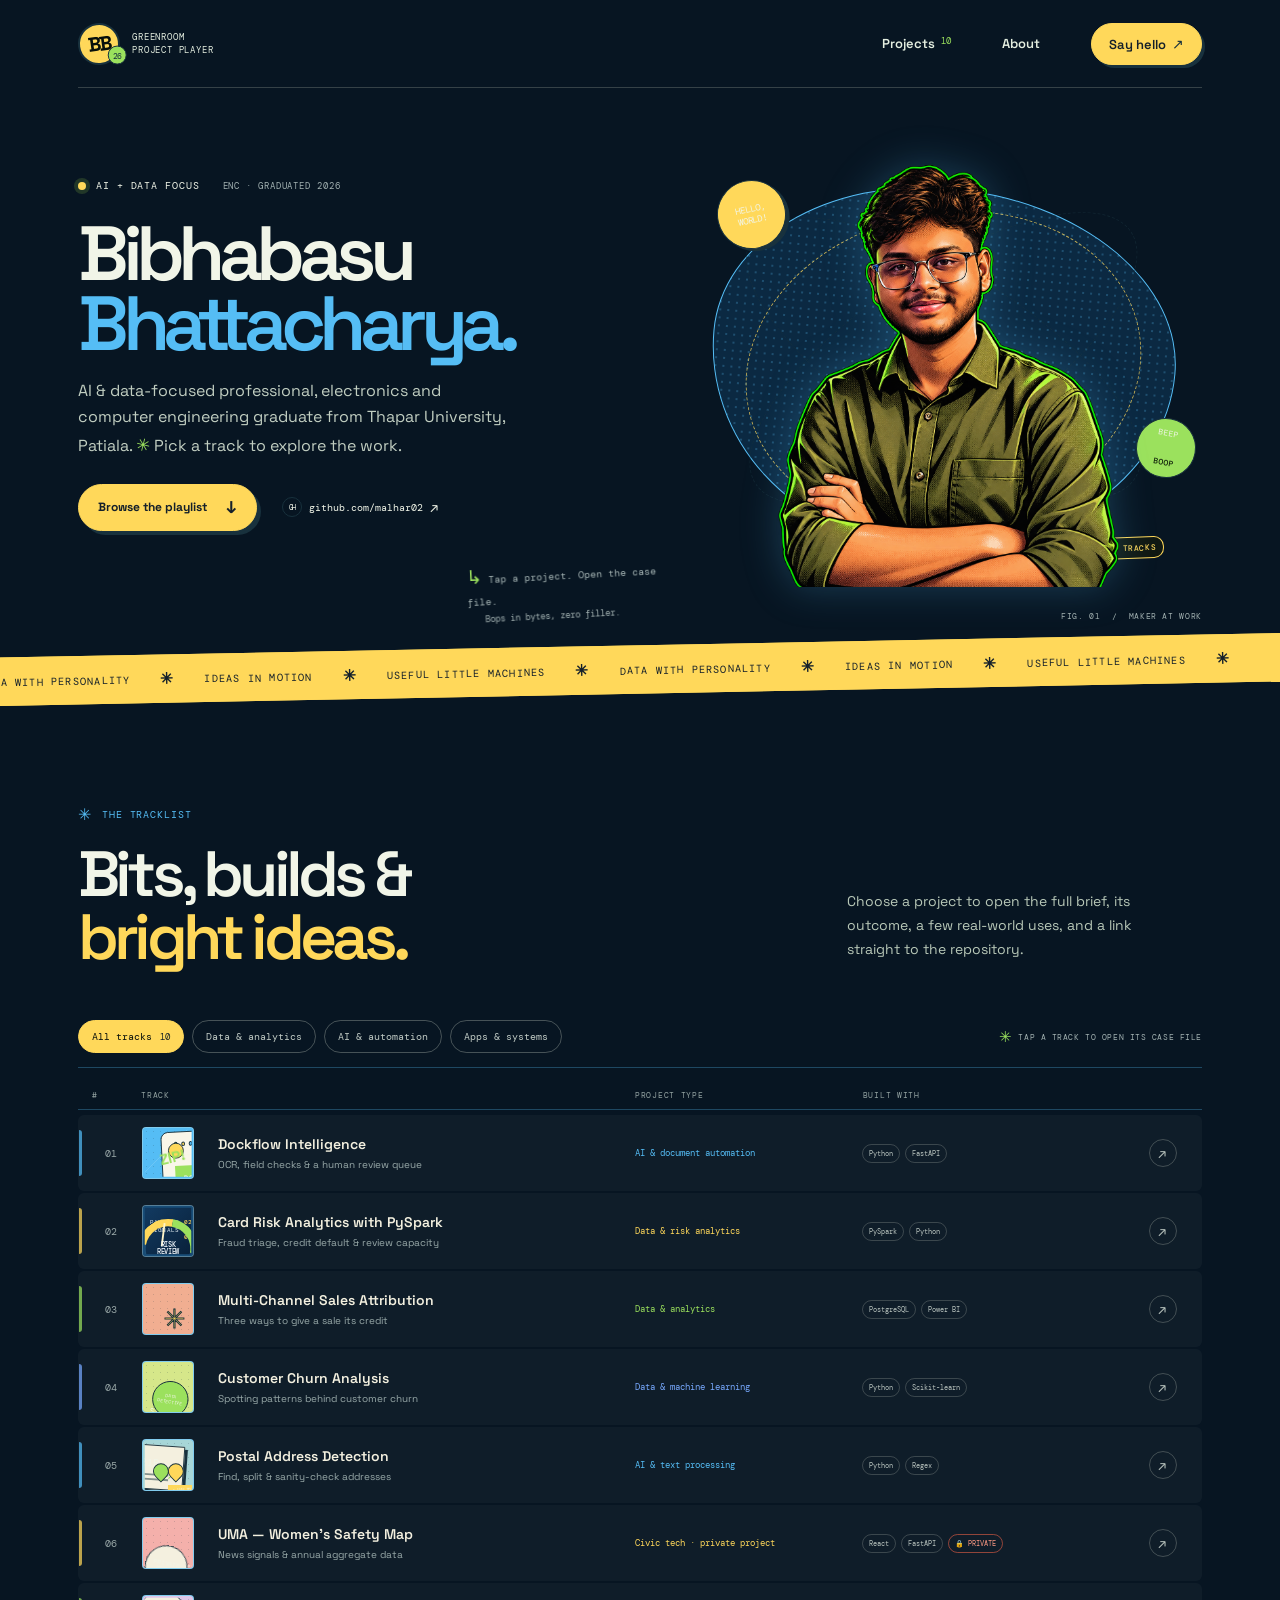
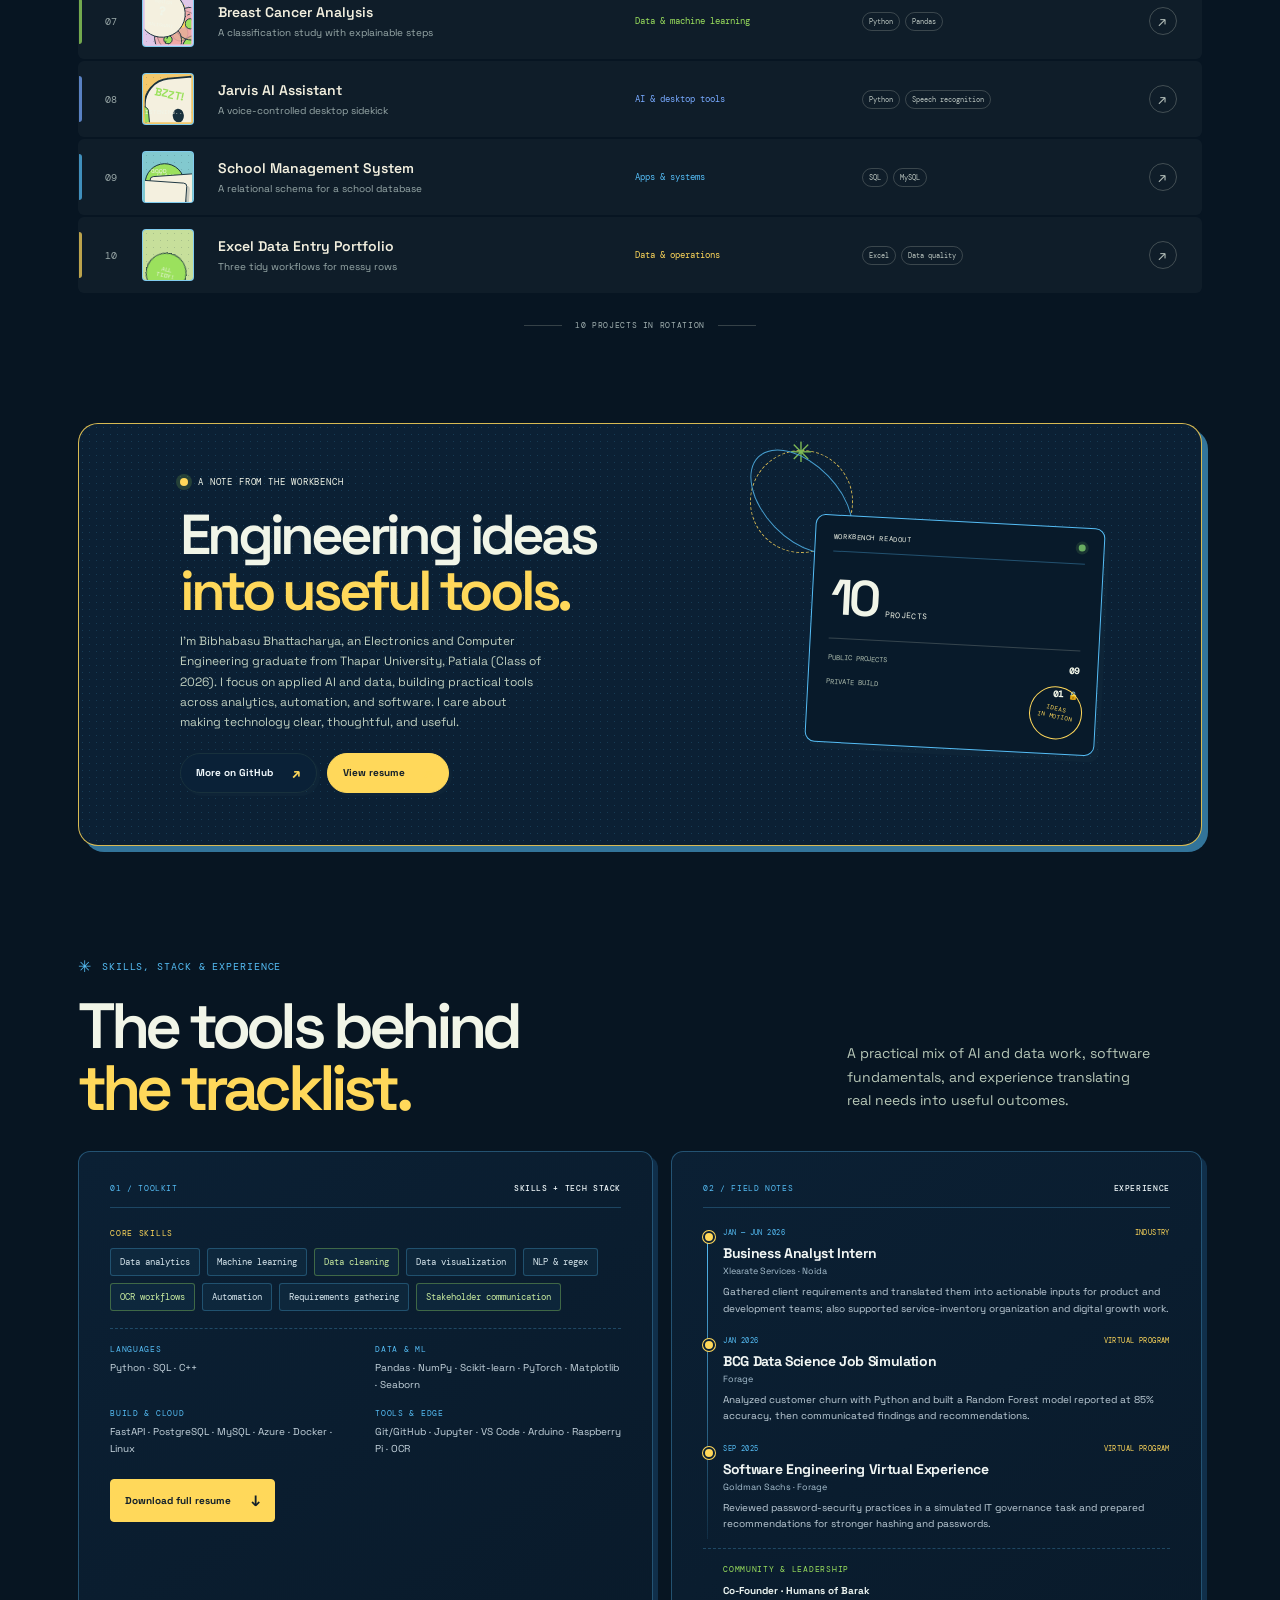
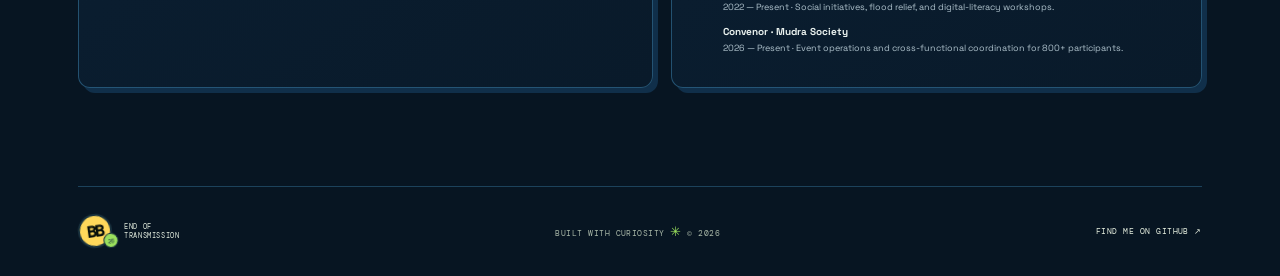
<file: index.html>
<!doctype html>
<html lang="en">
  <head>
    <meta charset="utf-8" />
    <meta name="viewport" content="width=device-width, initial-scale=1" />
    <meta name="theme-color" content="#080b08" />
    <meta name="description" content="Bibhabasu Bhattacharya — AI and data-focused professional, Electronics and Computer Engineering graduate from Thapar University, Patiala, class of 2026." />
    <title>Bibhabasu Bhattacharya — Greenroom / Project Playlist</title>
    <link rel="preconnect" href="https://fonts.googleapis.com" />
    <link rel="preconnect" href="https://fonts.gstatic.com" crossorigin />
    <link href="https://fonts.googleapis.com/css2?family=DM+Mono:wght@400;500&family=Space+Grotesk:wght@400;500;600;700&display=swap" rel="stylesheet" />
    <link rel="stylesheet" href="styles.css?v=portfolio-profile-20261024" />
    <script src="app.js?v=portfolio-profile-20261024" defer></script>
  </head>
  <body>
    <div class="site-shell">
      <header class="topbar">
        <a class="brand" href="#top" aria-label="Bibhabasu Bhattacharya, back to top">
          <span class="brand-mark">BB<span>26</span></span>
          <span class="brand-caption">GREENROOM<br />PROJECT PLAYER</span>
        </a>
        <nav class="main-nav" aria-label="Main navigation">
          <a href="#projects">Projects <span>10</span></a>
          <a href="#about">About</a>
          <a class="nav-contact" href="https://github.com/malhar02" target="_blank" rel="noreferrer">Say hello <span aria-hidden="true">↗</span></a>
        </nav>
      </header>

      <main id="top">
        <section class="hero" aria-labelledby="hero-title">
          <div class="hero-copy">
          <div class="eyebrow"><span class="live-dot"></span> AI + DATA FOCUS <span class="eyebrow-year">ENC · GRADUATED 2026</span></div>
            <h1 id="hero-title">Bibhabasu<br /><em>Bhattacharya.</em></h1>
            <p class="hero-intro">AI &amp; data-focused professional, electronics and computer engineering graduate from Thapar University, Patiala. <span class="wave" aria-hidden="true">✳</span> Pick a track to explore the work.</p>
            <div class="hero-actions">
              <a class="button button-primary" href="#projects">Browse the playlist <span aria-hidden="true">↓</span></a>
              <a class="text-link" href="https://github.com/malhar02" target="_blank" rel="noreferrer"><span class="github-mark" aria-hidden="true">GH</span> github.com/malhar02 <span aria-hidden="true">↗</span></a>
            </div>
            <div class="hero-note"><span class="note-arrow">↳</span> Tap a project. Open the case file.<br /><span class="note-small">Bops in bytes, zero filler.</span></div>
          </div>

          <div class="hero-art">
            <div class="art-sticker sticker-top">HELLO,<br />WORLD!</div>
            <div class="orbit orbit-one"></div><div class="orbit orbit-two"></div>
            <img class="hero-portrait" src="assets/bibhabasu-retro.png" alt="Retro animation-style portrait of Bibhabasu Bhattacharya with glasses and folded arms" />
            <div class="art-sticker sticker-side">BEEP<br /><span>BOOP</span></div>
            <div class="art-caption"><span class="caption-line"></span> PROJECT PLAYLIST <b>10 TRACKS</b></div>
          </div>
          <div class="hero-index" aria-hidden="true">FIG. 01&nbsp; / &nbsp;MAKER AT WORK</div>
        </section>

        <div class="ticker" aria-label="Data, ideas, experiments, and useful machines">
          <div class="ticker-track"><span>DATA WITH PERSONALITY</span><b>✳</b><span>IDEAS IN MOTION</span><b>✳</b><span>USEFUL LITTLE MACHINES</span><b>✳</b><span>DATA WITH PERSONALITY</span><b>✳</b><span>IDEAS IN MOTION</span><b>✳</b><span>USEFUL LITTLE MACHINES</span><b>✳</b></div>
        </div>

        <section class="projects-section" id="projects" aria-labelledby="projects-title">
          <div class="section-heading">
            <div>
              <div class="eyebrow section-eyebrow"><span class="eyebrow-mark">✳</span> THE TRACKLIST</div>
              <h2 id="projects-title">Bits, builds &amp;<br /><em>bright ideas.</em></h2>
            </div>
            <p class="section-intro">Choose a project to open the full brief, its outcome, a few real-world uses, and a link straight to the repository.</p>
          </div>

          <div class="project-controls">
            <div class="filters" role="group" aria-label="Filter projects">
              <button class="filter-chip is-active" type="button" data-filter="all" aria-pressed="true">All tracks <span>10</span></button>
              <button class="filter-chip" type="button" data-filter="data" aria-pressed="false">Data &amp; analytics</button>
              <button class="filter-chip" type="button" data-filter="ai" aria-pressed="false">AI &amp; automation</button>
              <button class="filter-chip" type="button" data-filter="apps" aria-pressed="false">Apps &amp; systems</button>
            </div>
            <div class="shelf-note"><span class="tiny-sun">✳</span> TAP A TRACK TO OPEN ITS CASE FILE</div>
          </div>
          <div class="playlist-columns" aria-hidden="true"><span>#</span><span>TRACK</span><span>PROJECT TYPE</span><span>BUILT WITH</span><span></span></div>

          <div class="project-grid" id="project-grid" aria-live="polite"></div>
          <div class="empty-state" id="empty-state" hidden>No projects in this corner of the workshop yet.</div>
          <div class="project-count"><span class="count-line"></span><span id="visible-count">10 PROJECTS IN ROTATION</span><span class="count-line"></span></div>
        </section>

        <section class="about-strip" id="about" aria-labelledby="about-title">
          <div class="about-doodle" aria-hidden="true"><span class="doodle-sun">✳</span><span class="doodle-orbit"></span><span class="doodle-dot">●</span></div>
          <div class="about-copy">
            <div class="eyebrow"><span class="live-dot"></span> A NOTE FROM THE WORKBENCH</div>
            <h2 id="about-title">Engineering ideas<br /><em>into useful tools.</em></h2>
            <p>I’m Bibhabasu Bhattacharya, an Electronics and Computer Engineering graduate from Thapar University, Patiala (Class of 2026). I focus on applied AI and data, building practical tools across analytics, automation, and software. I care about making technology clear, thoughtful, and useful.</p>
            <div class="about-actions">
              <a class="button button-dark" href="https://github.com/malhar02" target="_blank" rel="noreferrer">More on GitHub <span aria-hidden="true">↗</span></a>
              <a class="button button-dark resume-button" href="assets/bibhabasu-resume.pdf" target="_blank" rel="noreferrer">View resume <span aria-hidden="true">↗</span></a>
            </div>
          </div>
          <div class="about-card">
            <div class="about-card-top"><span>WORKBENCH READOUT</span><span class="readout-light"></span></div>
            <div class="readout-number">10<span>PROJECTS</span></div>
            <div class="readout-divider"></div>
            <div class="readout-row"><span>PUBLIC PROJECTS</span><b>09</b></div>
            <div class="readout-row"><span>PRIVATE BUILD</span><b>01 <i>🔒</i></b></div>
            <div class="readout-stamp">IDEAS<br />IN MOTION</div>
          </div>
        </section>
        <section class="profile-section" id="about-details" aria-labelledby="profile-title">
          <div class="section-heading">
            <div>
              <div class="eyebrow section-eyebrow"><span class="eyebrow-mark">✳</span> SKILLS, STACK &amp; EXPERIENCE</div>
              <h2 id="profile-title">The tools behind<br /><em>the tracklist.</em></h2>
            </div>
            <p class="section-intro">A practical mix of AI and data work, software fundamentals, and experience translating real needs into useful outcomes.</p>
          </div>
          <div class="profile-grid">
            <article class="profile-panel skills-panel">
              <div class="profile-panel-head"><span>01 / TOOLKIT</span><b>SKILLS + TECH STACK</b></div>
              <div class="skill-cloud">
                <h3>CORE SKILLS</h3>
                <div class="skill-chips">
                  <span>Data analytics</span><span>Machine learning</span><span>Data cleaning</span><span>Data visualization</span><span>NLP &amp; regex</span><span>OCR workflows</span><span>Automation</span><span>Requirements gathering</span><span>Stakeholder communication</span>
                </div>
              </div>
              <div class="stack-groups">
                <div class="stack-group"><h3>LANGUAGES</h3><p>Python · SQL · C++</p></div>
                <div class="stack-group"><h3>DATA &amp; ML</h3><p>Pandas · NumPy · Scikit-learn · PyTorch · Matplotlib · Seaborn</p></div>
                <div class="stack-group"><h3>BUILD &amp; CLOUD</h3><p>FastAPI · PostgreSQL · MySQL · Azure · Docker · Linux</p></div>
                <div class="stack-group"><h3>TOOLS &amp; EDGE</h3><p>Git/GitHub · Jupyter · VS Code · Arduino · Raspberry Pi · OCR</p></div>
              </div>
              <a class="resume-download" href="assets/bibhabasu-resume.pdf" download="Bibhabasu-Bhattacharya-Resume.pdf">Download full resume <span aria-hidden="true">↓</span></a>
            </article>
            <article class="profile-panel experience-panel">
              <div class="profile-panel-head"><span>02 / FIELD NOTES</span><b>EXPERIENCE</b></div>
              <div class="experience-list">
                <div class="experience-item">
                  <div class="experience-meta"><span>JAN — JUN 2026</span><b>INDUSTRY</b></div>
                  <h3>Business Analyst Intern</h3>
                  <p class="experience-org">Xlearate Services · Noida</p>
                  <p>Gathered client requirements and translated them into actionable inputs for product and development teams; also supported service-inventory organization and digital growth work.</p>
                </div>
                <div class="experience-item">
                  <div class="experience-meta"><span>JAN 2026</span><b>VIRTUAL PROGRAM</b></div>
                  <h3>BCG Data Science Job Simulation</h3>
                  <p class="experience-org">Forage</p>
                  <p>Analyzed customer churn with Python and built a Random Forest model reported at 85% accuracy, then communicated findings and recommendations.</p>
                </div>
                <div class="experience-item">
                  <div class="experience-meta"><span>SEP 2025</span><b>VIRTUAL PROGRAM</b></div>
                  <h3>Software Engineering Virtual Experience</h3>
                  <p class="experience-org">Goldman Sachs · Forage</p>
                  <p>Reviewed password-security practices in a simulated IT governance task and prepared recommendations for stronger hashing and passwords.</p>
                </div>
              </div>
              <div class="leadership-block">
                <h3>COMMUNITY &amp; LEADERSHIP</h3>
                <div><b>Co-Founder · Humans of Barak</b><span>2022 — Present · Social initiatives, flood relief, and digital-literacy workshops.</span></div>
                <div><b>Convenor · Mudra Society</b><span>2026 — Present · Event operations and cross-functional coordination for 800+ participants.</span></div>
              </div>
            </article>
          </div>
        </section>
        <section class="detail-page" id="detail-page" hidden aria-live="polite" aria-label="Project details"><div id="detail-content"></div></section>
      </main>

      <footer class="footer">
        <a class="brand footer-brand" href="#top"><span class="brand-mark">BB<span>26</span></span><span class="brand-caption">END OF<br />TRANSMISSION</span></a>
        <span>BUILT WITH CURIOSITY <span class="footer-star">✳</span> © <span id="year">2026</span></span>
        <a class="footer-link" href="https://github.com/malhar02" target="_blank" rel="noreferrer">FIND ME ON GITHUB ↗</a>
      </footer>
    </div>
  </body>
</html>
</file>
<file: styles.css>
:root {
  color-scheme: light;
  --paper: #f4f0df;
  --paper-deep: #e8e2cc;
  --ink: #18313d;
  --muted: #647179;
  --coral: #f26248;
  --blue: #7ccbd2;
  --lime: #d1ed76;
  --pink: #f2a8a4;
  --line: rgba(24, 49, 61, .22);
  --display: "Space Grotesk", "Arial Rounded MT Bold", system-ui, sans-serif;
  --mono: "DM Mono", ui-monospace, "Courier New", monospace;
}

* { box-sizing: border-box; }
html { scroll-behavior: smooth; }
body { margin: 0; background: var(--paper); color: var(--ink); font-family: var(--display); }
body::before { position: fixed; inset: 0; z-index: -1; pointer-events: none; content: ""; opacity: .26; background-image: radial-gradient(rgba(24,49,61,.14) .55px, transparent .7px); background-size: 5px 5px; }
a { color: inherit; text-decoration: none; }
button { font: inherit; }
::selection { color: var(--ink); background: var(--lime); }
.site-shell { width: min(1440px, 100%); margin: 0 auto; padding: 0 6.1%; overflow: hidden; }
.topbar { height: 88px; display: flex; align-items: center; justify-content: space-between; border-bottom: 1px solid var(--line); }
.brand { display: flex; align-items: center; gap: 12px; }
.brand-mark { position: relative; display: grid; place-items: center; width: 42px; height: 42px; border: 2px solid var(--ink); border-radius: 50%; background: var(--lime); font-size: 20px; font-weight: 700; letter-spacing: -2px; transform: rotate(-8deg); }
.brand-mark span { position: absolute; right: -7px; bottom: -4px; width: 19px; height: 19px; border: 1.5px solid var(--ink); border-radius: 50%; display: grid; place-items: center; background: var(--coral); color: var(--ink); font: 8px var(--mono); letter-spacing: -1px; transform: rotate(8deg); }
.brand-caption { font: 9px/1.35 var(--mono); letter-spacing: .09em; }
.main-nav { display: flex; align-items: center; gap: clamp(22px, 4vw, 56px); font-size: 13px; font-weight: 600; }
.main-nav a { transition: opacity .2s ease; }
.main-nav a:hover { opacity: .64; }
.main-nav a span { margin-left: 3px; color: var(--coral); font: 9px var(--mono); vertical-align: top; }
.main-nav .nav-contact { padding: 11px 17px; border: 1.5px solid var(--ink); border-radius: 50px; background: var(--lime); box-shadow: 3px 3px 0 var(--ink); }
.main-nav .nav-contact span { color: var(--ink); font-size: 14px; vertical-align: baseline; }

.hero { position: relative; min-height: 558px; display: grid; grid-template-columns: 1.05fr .95fr; align-items: center; padding: 54px 0 73px; }
.hero-copy { position: relative; z-index: 2; padding: 0 0 5px; }
.eyebrow { display: flex; align-items: center; gap: 10px; font: 10px var(--mono); letter-spacing: .09em; }
.live-dot { width: 8px; height: 8px; border-radius: 50%; background: var(--coral); box-shadow: 0 0 0 4px rgba(242,98,72,.15); }
.eyebrow-year { margin-left: 13px; color: var(--muted); font-size: 9px; }
h1, h2, h3, p { margin-top: 0; }
.hero h1 { margin: 27px 0 19px; font-size: clamp(56px, 7.2vw, 100px); line-height: .91; letter-spacing: -.085em; font-weight: 600; }
.hero h1 em, .section-heading h2 em, .about-copy h2 em { color: var(--coral); font-style: normal; }
.hero-intro { width: min(435px, 90%); margin-bottom: 25px; color: #425660; font-size: 16px; line-height: 1.65; }
.hero-intro strong { color: var(--ink); }
.wave { display: inline-block; color: var(--coral); font-size: 17px; transform: rotate(14deg); }
.hero-actions { display: flex; align-items: center; flex-wrap: wrap; gap: 25px; }
.button { display: inline-flex; align-items: center; gap: 19px; min-height: 47px; padding: 0 19px; border: 1.5px solid var(--ink); border-radius: 28px; font-size: 12px; font-weight: 700; transition: transform .2s ease, box-shadow .2s ease; }
.button:hover { transform: translate(2px, 2px); box-shadow: none; }
.button-primary { background: var(--coral); box-shadow: 4px 4px 0 var(--ink); }
.button-primary span { font-size: 17px; }
.text-link { display: inline-flex; align-items: center; gap: 7px; font: 10px var(--mono); }
.text-link > span:last-child { font: 14px var(--display); }
.github-mark { display: inline-grid; place-items: center; width: 20px; height: 20px; border: 1px solid var(--ink); border-radius: 50%; font-size: 7px; letter-spacing: -.08em; }
.hero-note { position: absolute; left: min(66%, 435px); bottom: -88px; color: var(--muted); font: 10px/1.7 var(--mono); transform: rotate(-3deg); }
.note-arrow { color: var(--coral); font-size: 19px; }
.note-small { padding-left: 17px; font-size: 9px; }
.hero-art { position: relative; height: 415px; min-width: 0; display: grid; place-items: center; margin: 1px -5% 0 1%; isolation: isolate; }
.hero-art::before { position: absolute; inset: 9% 7% 4%; z-index: -2; content: ""; border: 1.5px solid var(--ink); border-radius: 48% 52% 53% 47% / 45% 46% 54% 55%; background-color: var(--blue); background-image: radial-gradient(rgba(24,49,61,.17) .8px, transparent 1px); background-size: 8px 8px; transform: rotate(5deg); }
.hero-art::after { position: absolute; inset: 15% 13% 10%; z-index: -1; content: ""; border: 1px dashed rgba(24,49,61,.38); border-radius: 50%; transform: rotate(-12deg); }
.hero-bot { width: min(84%, 360px); height: auto; overflow: visible; filter: drop-shadow(7px 8px 0 rgba(24,49,61,.13)); animation: bot-float 4s ease-in-out infinite; }
.bot-shadow { fill: rgba(24,49,61,.16); }
.antenna, .ear, .arm, .bot-foot { fill: var(--coral); stroke: var(--ink); stroke-width: 4; stroke-linecap: round; stroke-linejoin: round; }
.antenna-cap { fill: var(--lime); stroke: var(--ink); stroke-width: 4; }
.bot-body { fill: #f4f0df; stroke: var(--ink); stroke-width: 5; stroke-linejoin: round; }
.screen { fill: var(--lime); stroke: var(--ink); stroke-width: 4; }
.eye { fill: var(--ink); }
.smile, .cheek { fill: none; stroke: var(--ink); stroke-width: 4; stroke-linecap: round; }
.cheek { stroke: var(--coral); stroke-width: 5; }
.chest-panel { fill: var(--blue); stroke: var(--ink); stroke-width: 3; }
.chest-light { stroke: var(--ink); stroke-width: 2; }.light-pink { fill: var(--pink); }.light-blue { fill: var(--coral); }.light-lime { fill: var(--lime); }
.chest-line { stroke: var(--ink); stroke-width: 3; stroke-linecap: round; }.spark { fill: var(--lime); stroke: var(--ink); stroke-width: 3; stroke-linejoin: round; }.tiny-spark { fill: var(--coral); stroke: var(--ink); stroke-width: 2; }
.art-sticker { position: absolute; display: grid; place-items: center; border: 1.5px solid var(--ink); border-radius: 50%; text-align: center; font: 9px/1.15 var(--mono); }
.sticker-top { top: 7%; left: 8%; width: 69px; height: 69px; background: var(--coral); transform: rotate(-13deg); box-shadow: 3px 3px 0 var(--ink); }
.sticker-side { right: 3%; bottom: 21%; width: 60px; height: 60px; background: var(--lime); font-size: 8px; transform: rotate(10deg); }
.sticker-side span { color: var(--coral); font-weight: 500; }
.orbit { position: absolute; z-index: -1; width: 84%; height: 42%; border: 1px dashed var(--ink); border-radius: 50%; opacity: .5; }
.orbit-one { transform: rotate(32deg); }.orbit-two { transform: rotate(-34deg); }
.art-caption { position: absolute; right: 9%; bottom: 1%; display: flex; align-items: center; gap: 8px; font: 8px var(--mono); letter-spacing: .07em; transform: rotate(-2deg); }
.art-caption b { padding: 5px 7px; border: 1px solid var(--ink); border-radius: 10px; background: var(--paper); font-weight: 500; }
.caption-line { width: 19px; height: 1px; background: var(--ink); }
.hero-index { position: absolute; right: 0; bottom: 25px; color: var(--muted); font: 8px var(--mono); letter-spacing: .08em; }

.ticker { position: relative; margin: 0 -7.1%; overflow: hidden; border-top: 1.5px solid var(--ink); border-bottom: 1.5px solid var(--ink); background: var(--lime); transform: rotate(-1.1deg) scale(1.03); }
.ticker-track { width: max-content; display: flex; align-items: center; gap: 29px; padding: 13px 0 12px; animation: marquee 32s linear infinite; font: 10px var(--mono); letter-spacing: .1em; }
.ticker-track b { color: var(--coral); font-size: 15px; }
.projects-section { padding: 122px 0 81px; }
.section-heading { display: flex; align-items: flex-end; justify-content: space-between; gap: 40px; margin-bottom: 52px; }
.section-eyebrow { color: var(--coral); }
.eyebrow-mark { font-size: 16px; }
.section-heading h2, .about-copy h2 { margin: 18px 0 0; font-size: clamp(42px, 5vw, 67px); line-height: .98; letter-spacing: -.075em; font-weight: 600; }
.section-intro { width: min(310px, 38%); margin: 0 4% 7px 0; color: #52636a; font-size: 14px; line-height: 1.7; }
.project-controls { display: flex; justify-content: space-between; align-items: center; gap: 20px; margin-bottom: 22px; padding-bottom: 14px; border-bottom: 1px solid var(--line); }
.filters { display: flex; align-items: center; gap: 8px; flex-wrap: wrap; }
.filter-chip { display: inline-flex; align-items: center; gap: 8px; padding: 9px 13px; border: 1px solid var(--line); border-radius: 30px; background: transparent; color: #52636a; cursor: pointer; font: 10px var(--mono); transition: color .2s ease, background .2s ease, border .2s ease, transform .2s ease; }
.filter-chip:hover { transform: translateY(-2px); border-color: var(--ink); color: var(--ink); }
.filter-chip.is-active { border-color: var(--ink); background: var(--ink); color: var(--paper); }
.filter-chip span { color: var(--lime); font-size: 9px; }
.shelf-note { display: flex; align-items: center; gap: 6px; color: var(--muted); white-space: nowrap; font: 8px var(--mono); letter-spacing: .07em; }
.tiny-sun { color: var(--coral); font-size: 15px; }
.project-grid { display: grid; grid-template-columns: repeat(3, minmax(0, 1fr)); gap: 17px; align-items: stretch; }
.project-card { min-width: 0; animation: card-in .38s both; animation-delay: calc(var(--card-order) * 35ms); }
.project-card-featured { grid-column: span 2; }
.card-link { height: 100%; min-height: 100%; display: flex; flex-direction: column; overflow: hidden; border: 1.5px solid var(--ink); border-radius: 15px; background: #fbf8eb; box-shadow: 4px 4px 0 var(--ink); transition: transform .22s ease, box-shadow .22s ease; }
.card-link:hover { transform: translate(3px, 3px) rotate(-.35deg); box-shadow: 1px 1px 0 var(--ink); }
.card-link:focus-visible, .button:focus-visible, .filter-chip:focus-visible, a:focus-visible { outline: 3px solid var(--coral); outline-offset: 4px; }
.card-art { position: relative; height: 195px; flex: 0 0 195px; overflow: hidden; border-bottom: 1.5px solid var(--ink); background-color: var(--blue); background-image: radial-gradient(rgba(24,49,61,.18) .75px, transparent .9px); background-size: 7px 7px; }
.project-card-featured .card-art { height: 231px; flex-basis: 231px; }
.art-attribution { background-color: #f1ae91; }.art-churn { background-color: #d6e78a; }.art-address { background-color: #a7d6d7; }.art-uma { background-color: #f4b0ab; }.art-cancer { background-color: #dfc7e8; }.art-jarvis { background-color: #f3c86b; }.art-school { background-color: #82c9cf; }.art-excel { background-color: #c7df9b; }
.card-stamp { position: absolute; z-index: 3; top: 12px; left: 12px; padding: 6px 8px 5px; border: 1px solid var(--ink); border-radius: 2px; background: var(--paper); font: 7px var(--mono); letter-spacing: .08em; transform: rotate(-3deg); }
.access-badge { position: absolute; z-index: 4; top: 12px; right: 12px; display: flex; gap: 5px; align-items: center; padding: 6px 8px; border: 1px solid var(--ink); border-radius: 2px; background: var(--coral); font: 7px var(--mono); letter-spacing: .06em; }
.access-badge span { font-size: 8px; }
.card-copy { display: flex; flex: 1; flex-direction: column; padding: 16px 17px 17px; }
.card-kicker { display: flex; justify-content: space-between; align-items: center; color: #738086; font: 8px var(--mono); letter-spacing: .08em; }
.card-arrow { display: grid; place-items: center; width: 24px; height: 24px; margin-top: -7px; border: 1px solid var(--line); border-radius: 50%; color: var(--ink); font: 14px var(--display); transition: transform .2s ease, background .2s ease; }
.card-link:hover .card-arrow { transform: rotate(45deg); background: var(--lime); }
.card-copy h3 { max-width: 93%; margin: 12px 0 8px; font-size: 20px; line-height: 1.04; letter-spacing: -.05em; font-weight: 600; }
.project-card-featured .card-copy h3 { font-size: 24px; }
.card-copy p { max-width: 460px; margin-bottom: 15px; color: #58676c; font-size: 11px; line-height: 1.55; }
.tag-list { display: flex; gap: 5px; flex-wrap: wrap; margin-top: auto; }
.tag { padding: 5px 7px 4px; border: 1px solid rgba(24,49,61,.23); border-radius: 20px; color: #46575d; font: 7px var(--mono); letter-spacing: .01em; }
.project-card-featured .card-link { flex-direction: row; }
.project-card-featured .card-art { width: 52%; height: auto; flex-basis: 52%; border-right: 1.5px solid var(--ink); border-bottom: 0; }
.project-card-featured .card-copy { justify-content: center; padding: 25px 25px 23px; }
.project-card-featured .card-copy p { font-size: 12px; }

/* Tiny code-drawn cover illustrations */
.art-board { position: absolute; inset: 0; overflow: hidden; }
.dock-board { display: grid; place-items: center; background: linear-gradient(135deg, transparent 45%, rgba(255,255,255,.14) 45% 46%, transparent 46%); }
.mini-window { width: 73%; padding: 0 13px 12px; border: 1.5px solid var(--ink); border-radius: 8px; background: #f9f6e9; box-shadow: 5px 5px 0 rgba(24,49,61,.2); transform: rotate(-3deg); }
.window-top { display: flex; align-items: center; gap: 4px; height: 25px; border-bottom: 1px solid var(--line); color: #617079; font: 6px var(--mono); }
.window-top i { width: 5px; height: 5px; border: 1px solid var(--ink); border-radius: 50%; background: var(--coral); }.window-top i:nth-child(2) { background: var(--lime); }.window-top i:nth-child(3) { background: var(--blue); }.window-top span { margin-left: 6px; }
.paper-row { display: grid; grid-template-columns: 33px 1fr 29px; align-items: center; gap: 8px; margin: 11px 0 8px; font: 7px var(--mono); }.paper-row b { display: grid; place-items: center; height: 28px; background: var(--coral); font-size: 8px; }.paper-row strong { padding: 5px 3px; border-radius: 10px; background: var(--lime); text-align: center; font-size: 7px; }
.paper-lines { display: grid; gap: 5px; padding: 0 41px 0 42px; }.paper-lines i { height: 3px; border-radius: 3px; background: #c4c9bd; }.paper-lines i:nth-child(2) { width: 73%; }.paper-lines i:nth-child(3) { width: 86%; }
.mini-status { display: flex; justify-content: space-between; margin: 12px 1px 0; font: 6px var(--mono); }.mini-status span:first-child { color: #41856f; }.mini-status span:last-child { color: #bb6048; }
.art-orbit-dot { position: absolute; right: 16%; top: 28%; width: 17px; height: 17px; border: 1px solid var(--ink); border-radius: 50%; background: var(--lime); }.art-scribble { position: absolute; right: 13%; bottom: 20%; color: var(--coral); font-size: 16px; font-weight: 700; transform: rotate(-14deg); }
.attr-board { padding: 48px 9% 24px; }.art-label { font: 9px var(--mono); letter-spacing: .08em; }.path-line { display: flex; align-items: center; gap: 7px; margin: 16px 0 19px; }.path-line i { display: grid; place-items: center; width: 32px; height: 32px; border: 1.5px solid var(--ink); border-radius: 50%; background: var(--paper); font: 7px var(--mono); font-style: normal; }.path-line i:last-child { background: var(--lime); }.path-line b { width: 29px; height: 1px; border-top: 1px dashed var(--ink); }
.bar-chart { height: 54px; display: flex; align-items: flex-end; gap: 7px; padding: 0 3px; border-bottom: 1px solid var(--ink); }.bar-chart i { width: 14%; height: var(--bar); border: 1px solid var(--ink); border-bottom: 0; border-radius: 4px 4px 0 0; background: var(--coral); }.bar-chart i:nth-child(2n) { background: var(--lime); }.chart-note { display: inline-block; margin-top: 8px; font: 6px var(--mono); }.art-spark { position: absolute; top: 24%; right: 12%; color: var(--lime); font-size: 28px; -webkit-text-stroke: 1px var(--ink); }
.churn-board { padding: 45px 12% 20px; }.chart-head, .chart-foot { display: flex; justify-content: space-between; align-items: center; font: 8px var(--mono); }.chart-head b { color: #5d883e; font: 17px var(--display); }.line-chart { margin: 16px 0 7px; border-bottom: 1px solid var(--ink); }.line-chart svg { display: block; width: 100%; overflow: visible; }.line-chart path:first-child { fill: none; stroke: var(--ink); stroke-width: 3; }.line-chart .chart-fill { fill: rgba(242,98,72,.22); stroke: none; }.chart-foot { color: #4b5d61; font-size: 6px; }.chart-foot b { color: var(--coral); }.art-sticker-mini { position: absolute; top: 27%; right: 7%; display: grid; place-items: center; width: 39px; height: 39px; border: 1px solid var(--ink); border-radius: 50%; background: var(--coral); text-align: center; font: 5px/1.1 var(--mono); transform: rotate(10deg); }
.address-board { padding: 43px 12% 18px; }.address-head { font: 7px var(--mono); letter-spacing: .1em; line-height: 1.4; }.address-head b { font-size: 15px; letter-spacing: -.02em; }.pin-route { position: absolute; top: 38%; left: 17%; width: 66%; display: flex; align-items: center; }.pin-route i { flex: 1; height: 2px; border-top: 2px dashed var(--ink); transform: rotate(-8deg); }.pin { position: relative; z-index: 1; width: 17px; height: 17px; border: 1.5px solid var(--ink); border-radius: 50% 50% 50% 0; background: var(--coral); transform: rotate(-45deg); }.pin-two { background: var(--lime); }.address-slip { position: absolute; bottom: 17%; right: 16%; width: 61px; height: 48px; padding: 6px; border: 1px solid var(--ink); background: var(--paper); box-shadow: 3px 3px 0 var(--ink); transform: rotate(4deg); }.address-slip span { font: 11px var(--mono); }.address-slip i { display: block; width: 80%; height: 2px; margin-top: 3px; background: #84928c; }.address-slip b { position: absolute; right: -14px; bottom: -7px; padding: 3px; background: var(--lime); font: 5px var(--mono); transform: rotate(-5deg); }.address-glint { position: absolute; top: 30%; right: 16%; color: var(--coral); font-size: 24px; }
.uma-board { padding: 45px 13% 17px; }.uma-title { display: flex; align-items: center; justify-content: space-between; font-size: 14px; font-weight: 700; }.uma-title span { font: 6px var(--mono); letter-spacing: .05em; }.tile-map { width: 114px; height: 82px; display: grid; grid-template-columns: repeat(6,1fr); gap: 3px; margin: 12px auto 8px; transform: rotate(-5deg); }.tile-map i { border: 1px solid var(--ink); border-radius: 4px; background: var(--lime); transform: rotate(45deg) scale(.81); }.tile-map i:nth-child(3n) { background: var(--coral); }.tile-map i:nth-child(4n) { background: var(--blue); }.tile-map i:nth-child(1),.tile-map i:nth-child(2),.tile-map i:nth-child(5),.tile-map i:nth-child(8),.tile-map i:nth-child(14),.tile-map i:nth-child(18) { opacity: 0; }.uma-foot { display: flex; justify-content: space-between; font: 5px var(--mono); }.lock-stamp { position: absolute; right: 9%; top: 43%; display: grid; place-items: center; width: 46px; height: 46px; border: 1px solid var(--ink); border-radius: 50%; background: var(--paper); text-align: center; font: 6px/1.2 var(--mono); transform: rotate(12deg); }
.cancer-board { background-image: radial-gradient(rgba(24,49,61,.12) .7px, transparent .8px), radial-gradient(ellipse at 55% 55%, rgba(242,168,164,.38), transparent 58%); }.cell-cell { position: absolute; width: 50px; height: 50px; border: 1.5px solid var(--ink); border-radius: 48% 52% 42% 58%; background: rgba(242,168,164,.65); }.cell-cell::after { position: absolute; inset: 15px; content: ""; border: 1px solid var(--ink); border-radius: 50%; background: var(--coral); }.cell-a { left: 25%; top: 26%; transform: rotate(-18deg); }.cell-b { left: 47%; top: 47%; width: 61px; height: 61px; transform: rotate(27deg); }.cell-c { left: 61%; top: 19%; width: 36px; height: 36px; }.cell-c::after { inset: 11px; }.cell-d { left: 20%; top: 59%; width: 30px; height: 30px; }.cell-d::after { inset: 9px; }.scan-ring { position: absolute; top: 23%; left: 40%; width: 100px; height: 100px; border: 1px dashed var(--ink); border-radius: 50%; }.scan-label { position: absolute; top: 15%; right: 14%; padding: 4px; background: var(--lime); font: 6px var(--mono); }.scan-badge { position: absolute; right: 12%; bottom: 14%; width: 51px; height: 51px; display: grid; place-content: center; border: 1px solid var(--ink); border-radius: 50%; background: var(--paper); text-align: center; font: 5px/1.1 var(--mono); transform: rotate(7deg); }.scan-badge b { font-size: 13px; }
.jarvis-board { display: grid; place-items: center; }.robot-head { position: relative; width: 103px; height: 83px; display: flex; justify-content: center; align-items: center; gap: 20px; border: 2px solid var(--ink); border-radius: 29px 29px 22px 22px; background: var(--paper); box-shadow: 5px 6px 0 rgba(24,49,61,.18); transform: rotate(-5deg); }.robot-head::before { position: absolute; top: -14px; left: 50%; width: 2px; height: 14px; content: ""; background: var(--ink); }.robot-head::after { position: absolute; top: -19px; left: calc(50% - 4px); width: 9px; height: 9px; content: ""; border: 1px solid var(--ink); border-radius: 50%; background: var(--coral); }.bot-eye { width: 12px; height: 15px; border-radius: 50%; background: var(--ink); }.bot-mouth { position: absolute; bottom: 16px; left: calc(50% - 11px); width: 22px; height: 8px; border-bottom: 2px solid var(--ink); border-radius: 50%; }.bot-ear { position: absolute; left: -9px; top: 26px; width: 12px; height: 29px; border: 1.5px solid var(--ink); border-radius: 7px; background: var(--coral); }.bot-ear.right { left: auto; right: -9px; background: var(--blue); }.voice-wave { display: flex; align-items: center; gap: 3px; height: 23px; margin-top: 9px; }.voice-wave i { width: 3px; height: 7px; border-radius: 5px; background: var(--ink); }.voice-wave i:nth-child(2n) { height: 14px; background: var(--coral); }.voice-wave i:nth-child(3n) { height: 20px; }.jarvis-label { position: absolute; bottom: 15%; font: 6px var(--mono); }.jarvis-label b { padding-left: 5px; color: #62a867; }.jarvis-zap { position: absolute; top: 24%; right: 14%; color: var(--coral); font-size: 12px; font-weight: 700; transform: rotate(12deg); }
.school-board { padding: 44px 12% 12px; }.school-badge { position: absolute; top: 18%; right: 14%; display: grid; place-content: center; width: 43px; height: 43px; border: 1px solid var(--ink); border-radius: 50%; background: var(--coral); text-align: center; font: 6px var(--mono); transform: rotate(10deg); }.school-badge b { font: 14px var(--display); }.schema-box { position: absolute; z-index: 2; width: 88px; padding: 7px; border: 1px solid var(--ink); border-radius: 4px; background: var(--paper); box-shadow: 3px 3px 0 rgba(24,49,61,.2); }.schema-box span { display: block; margin-bottom: 5px; font: 7px var(--mono); font-weight: 500; }.schema-box i { display: block; padding: 3px 0; border-top: 1px solid var(--line); color: #52636a; font: 5px var(--mono); font-style: normal; }.box-students { top: 37%; left: 13%; transform: rotate(-4deg); }.box-classes { top: 50%; right: 13%; transform: rotate(4deg); }.schema-link { position: absolute; top: 58%; left: 35%; width: 35%; border-top: 2px dashed var(--ink); transform: rotate(12deg); }.school-foot { position: absolute; bottom: 11%; left: 13%; font: 6px/1.5 var(--mono); letter-spacing: .05em; }
.excel-board { padding: 46px 12% 18px; }.sheet-title { margin-bottom: 7px; font: 6px var(--mono); }.sheet-title span { margin-right: 5px; color: #458759; font-weight: 700; }.sheet-grid { display: grid; grid-template-columns: 20px repeat(3,1fr); border-top: 1px solid var(--ink); border-left: 1px solid var(--ink); }.sheet-grid > * { min-height: 20px; display: grid; place-items: center; border-right: 1px solid var(--ink); border-bottom: 1px solid var(--ink); background: rgba(255,255,255,.64); color: #68766c; font: 6px var(--mono); font-style: normal; }.sheet-grid > span { background: #dae6c6; }.sheet-grid > i:nth-child(4n+2),.sheet-grid > i:nth-child(4n+3) { color: #39764a; }.sheet-grid > i:nth-child(4n+4) { color: var(--coral); }.excel-sticker { position: absolute; top: 35%; right: 11%; display: grid; place-content: center; width: 44px; height: 44px; border: 1px solid var(--ink); border-radius: 50%; background: var(--coral); text-align: center; font: 6px/1.1 var(--mono); transform: rotate(13deg); }

.project-count { display: flex; align-items: center; justify-content: center; gap: 13px; margin-top: 27px; color: var(--muted); font: 8px var(--mono); letter-spacing: .08em; }.count-line { width: 38px; height: 1px; background: var(--line); }
.empty-state { padding: 40px; text-align: center; color: var(--muted); font: 12px var(--mono); }
.about-strip { position: relative; min-height: 375px; display: grid; grid-template-columns: 1fr 290px; align-items: center; gap: 10%; margin: 12px 0 90px; padding: 52px 9%; border: 1.5px solid var(--ink); border-radius: 20px; background: var(--blue); background-image: radial-gradient(rgba(24,49,61,.14) .75px, transparent .9px); background-size: 7px 7px; box-shadow: 6px 6px 0 var(--ink); }
.about-copy { position: relative; z-index: 1; }.about-copy .eyebrow { font-size: 9px; }.about-copy h2 { margin: 19px 0 13px; font-size: clamp(40px, 4.4vw, 57px); }.about-copy p { max-width: 370px; margin-bottom: 20px; color: #40575e; font-size: 12px; line-height: 1.7; }.button-dark { min-height: 40px; padding: 0 15px; background: var(--ink); color: var(--paper); box-shadow: 3px 3px 0 rgba(24,49,61,.28); font-size: 10px; }.button-dark:hover { box-shadow: none; }.button-dark span { color: var(--lime); font-size: 14px; }
.about-card { position: relative; width: 100%; min-height: 228px; padding: 16px 18px; border: 1.5px solid var(--ink); border-radius: 10px; background: var(--paper); box-shadow: 5px 6px 0 rgba(24,49,61,.28); transform: rotate(3deg); }.about-card-top { display: flex; justify-content: space-between; padding-bottom: 10px; border-bottom: 1px solid var(--line); font: 7px var(--mono); letter-spacing: .08em; }.readout-light { width: 7px; height: 7px; border-radius: 50%; background: #69ad61; box-shadow: 0 0 0 3px rgba(105,173,97,.16); }.readout-number { display: flex; align-items: baseline; gap: 9px; margin: 14px 0 3px; font-size: 50px; font-weight: 600; letter-spacing: -.08em; }.readout-number span { font: 8px var(--mono); letter-spacing: .04em; }.readout-divider { height: 1px; margin: 8px 0; background: var(--line); }.readout-row { display: flex; justify-content: space-between; padding: 6px 0; color: #5a6970; font: 7px var(--mono); }.readout-row b { color: var(--ink); font-size: 9px; }.readout-row i { font-size: 8px; font-style: normal; }.readout-stamp { position: absolute; right: 13px; bottom: 14px; display: grid; place-content: center; width: 53px; height: 53px; border: 1px solid var(--coral); border-radius: 50%; color: var(--coral); text-align: center; font: 6px/1.2 var(--mono); transform: rotate(9deg); }
.about-doodle { position: absolute; top: 26px; right: 31%; width: 103px; height: 103px; border: 1px dashed var(--ink); border-radius: 50%; opacity: .8; }.doodle-sun { position: absolute; top: -17px; left: 38px; color: var(--coral); font-size: 28px; }.doodle-orbit { position: absolute; inset: 13px -12px; border: 1px solid var(--ink); border-radius: 50%; transform: rotate(46deg); }.doodle-dot { position: absolute; right: 10px; bottom: 13px; color: var(--coral); font-size: 14px; }
.footer { min-height: 90px; display: flex; align-items: center; justify-content: space-between; gap: 20px; border-top: 1px solid var(--line); color: var(--muted); font: 8px var(--mono); letter-spacing: .06em; }.footer-brand .brand-mark { width: 34px; height: 34px; font-size: 16px; }.footer-brand .brand-mark span { width: 15px; height: 15px; font-size: 6px; }.footer-brand .brand-caption { font-size: 7px; }.footer-star { color: var(--coral); font-size: 13px; }.footer-link { color: var(--ink); }
.reduced-motion *, .reduced-motion *::before, .reduced-motion *::after { animation-duration: .01ms !important; animation-iteration-count: 1 !important; scroll-behavior: auto !important; }
@keyframes bot-float { 0%,100% { transform: translateY(0) rotate(-1deg); } 50% { transform: translateY(-7px) rotate(1deg); } }
@keyframes marquee { from { transform: translateX(0); } to { transform: translateX(-50%); } }
@keyframes card-in { from { opacity: 0; transform: translateY(10px); } to { opacity: 1; transform: translateY(0); } }

@media (max-width: 900px) {
  .site-shell { padding: 0 5%; }
  .hero { min-height: 490px; grid-template-columns: 1.1fr .9fr; }
  .hero h1 { font-size: clamp(54px, 8vw, 78px); }
  .hero-art { height: 360px; margin-right: -9%; }
  .project-grid { grid-template-columns: repeat(2, minmax(0, 1fr)); }
  .project-card-featured { grid-column: span 2; }
  .project-card-featured .card-art { min-height: 215px; }
  .about-strip { gap: 6%; padding: 45px 7%; }
}
@media (max-width: 620px) {
  .site-shell { padding: 0 21px; }
  .topbar { height: 72px; }.brand-mark { width: 37px; height: 37px; }.brand-caption { font-size: 8px; }
  .main-nav { gap: 15px; font-size: 11px; }.main-nav a:first-child span { display: none; }.main-nav .nav-contact { padding: 9px 12px; }
  .hero { min-height: auto; grid-template-columns: 1fr; padding: 49px 0 39px; }.hero-copy { padding-bottom: 0; }.eyebrow { font-size: 8px; }.eyebrow-year { margin-left: auto; font-size: 7px; }.hero h1 { margin: 22px 0 15px; font-size: clamp(56px, 16vw, 84px); }.hero-intro { width: min(410px, 100%); font-size: 14px; }.hero-actions { gap: 18px; }.button { min-height: 43px; padding: 0 15px; font-size: 11px; }.text-link { font-size: 9px; }.hero-note { display: none; }
  .hero-art { width: 100%; height: min(90vw, 370px); margin: 15px 0 0; }.hero-bot { width: min(82%, 320px); }.sticker-top { left: 4%; top: 5%; width: 58px; height: 58px; font-size: 8px; }.sticker-side { right: 2%; bottom: 14%; }.art-caption { right: 4%; bottom: 0; font-size: 6px; }.hero-index { bottom: 4px; right: 2px; font-size: 6px; }
  .ticker { margin: 4px -9% 0; }.ticker-track { padding: 11px 0; font-size: 8px; }
  .projects-section { padding: 85px 0 62px; }.section-heading { display: block; margin-bottom: 30px; }.section-heading h2, .about-copy h2 { font-size: 49px; }.section-intro { width: min(360px, 100%); margin: 19px 0 0; font-size: 12px; }.project-controls { align-items: flex-start; flex-direction: column; gap: 12px; }.filters { gap: 6px; }.filter-chip { padding: 8px 10px; font-size: 8px; }.shelf-note { margin-left: 2px; }.project-grid { grid-template-columns: 1fr; gap: 14px; }.project-card-featured { grid-column: auto; }.card-art { height: 188px; flex-basis: 188px; }.project-card-featured .card-link { flex-direction: column; }.project-card-featured .card-art { width: 100%; height: 188px; min-height: 188px; flex-basis: 188px; border-right: 0; border-bottom: 1.5px solid var(--ink); }.project-card-featured .card-copy { padding: 16px 17px 17px; }.project-card-featured .card-copy h3 { font-size: 21px; }.project-card-featured .card-copy p { font-size: 11px; }.card-copy { padding: 15px 16px 16px; }.card-copy h3 { font-size: 19px; }.card-copy p { font-size: 10px; }
  .about-strip { grid-template-columns: 1fr; gap: 28px; margin: 8px 0 63px; padding: 35px 25px; }.about-doodle { top: 35px; right: 19px; width: 65px; height: 65px; opacity: .56; }.doodle-sun { top: -13px; left: 23px; font-size: 22px; }.doodle-orbit { inset: 8px -8px; }.doodle-dot { right: 6px; bottom: 7px; font-size: 11px; }.about-copy { max-width: 390px; }.about-copy .eyebrow { max-width: 270px; font-size: 7px; }.about-copy h2 { font-size: 46px; }.about-copy p { max-width: 330px; font-size: 11px; }.about-card { width: min(285px, 88%); margin-left: auto; }
  .footer { min-height: 100px; flex-wrap: wrap; gap: 10px; padding: 17px 0; font-size: 7px; }.footer > span { order: 3; width: 100%; text-align: center; }.footer-link { font-size: 7px; }
}
@media (prefers-reduced-motion: reduce) { html { scroll-behavior: auto; } *, *::before, *::after { animation-duration: .01ms !important; animation-iteration-count: 1 !important; transition-duration: .01ms !important; } }

/* Playlist layout and project case files */
:root { --lime: #c8f36b; --muted: #a2b1b1; --line: rgba(233,239,221,.2); }
body { background: #142126; color: #f3f0df; }
body::before { opacity: .1; }
.site-shell { background: #142126; }
.topbar { border-color: var(--line); }
.brand-caption, .main-nav { color: #f3f0df; }
.main-nav .nav-contact { color: var(--ink); }
.hero h1, .section-heading h2 { color: #f3f0df; }
.hero-intro, .section-intro { color: #bac5bf; }
.hero-note, .hero-index { color: #a2b1b1; }
.hero-art { margin-right: -2%; }
.art-caption { color: var(--ink); }
.projects-section { padding-top: 111px; }
.section-heading h2 { font-size: clamp(43px, 5vw, 65px); }
.section-intro { max-width: 340px; }
.project-controls { border-color: var(--line); }
.filter-chip { border-color: rgba(233,239,221,.28); color: #c1cbc5; }
.filter-chip:hover { border-color: var(--lime); color: var(--lime); }
.filter-chip.is-active { border-color: var(--lime); background: var(--lime); color: #142126; }
.filter-chip span { color: #142126; }
.playlist-columns { display: grid; grid-template-columns: 35px 62px minmax(220px, 1.7fr) minmax(145px, .9fr) minmax(190px, 1.15fr) 38px; align-items: center; gap: 14px; padding: 0 14px 9px; border-bottom: 1px solid var(--line); color: #93a2a1; font: 8px var(--mono); letter-spacing: .09em; }
.playlist-columns span:nth-child(2) { grid-column: 2 / 4; }
.playlist-columns span:nth-child(3) { grid-column: 4; }
.playlist-columns span:nth-child(4) { grid-column: 5; }
.project-grid { display: flex; flex-direction: column; gap: 2px; padding-top: 5px; }
.playlist-row { position: relative; display: grid; grid-template-columns: 35px 62px minmax(220px, 1.7fr) minmax(145px, .9fr) minmax(190px, 1.15fr) 38px; align-items: center; gap: 14px; min-height: 76px; padding: 8px 14px; overflow: hidden; border: 1px solid transparent; border-radius: 6px; background: rgba(255,255,255,.035); transition: background .2s ease, border-color .2s ease, transform .2s ease; animation: card-in .35s both; }
.playlist-row:hover { z-index: 1; border-color: rgba(200,243,107,.28); background: #23363b; transform: translateX(3px); }
.track-number { color: #9aa9a8; text-align: center; font: 10px var(--mono); }
.track-cover { position: relative; display: block; width: 52px; height: 52px; overflow: hidden; border: 1px solid rgba(233,239,221,.3); border-radius: 4px; background-color: var(--blue); }
.track-cover .card-art { position: absolute; inset: 0; display: block; width: 100%; height: 100%; min-height: 0; flex: none; overflow: hidden; border: 0; background-size: 7px 7px; }
.track-cover .art-board { transform: scale(.93); transform-origin: center; }
.track-main { min-width: 0; display: flex; flex-direction: column; gap: 5px; }
.track-main strong { overflow: hidden; color: #f3f0df; font-size: 14px; font-weight: 600; text-overflow: ellipsis; white-space: nowrap; }
.track-main small { overflow: hidden; color: #99aaa9; font-size: 10px; text-overflow: ellipsis; white-space: nowrap; }
.track-kind { color: #c8f36b; font: 9px var(--mono); }
.track-tags { display: flex; gap: 5px; flex-wrap: wrap; }
.track-tags > span { padding: 4px 6px; border: 1px solid rgba(233,239,221,.2); border-radius: 20px; color: #bac5bf; font: 7px var(--mono); white-space: nowrap; }
.track-tags .track-private { border-color: rgba(242,98,72,.58); color: #ff9b84; }
.track-action { display: grid; place-items: center; width: 28px; height: 28px; border: 1px solid rgba(233,239,221,.23); border-radius: 50%; color: #b8c3bd; font-size: 14px; transition: color .2s ease, background .2s ease; }
.playlist-row:hover .track-action { border-color: var(--lime); background: var(--lime); color: #142126; }
.project-count { color: #a2b1b1; }
.count-line { background: var(--line); }
.empty-state { color: #c1cbc5; }
.about-strip { color: var(--ink); }
.footer { border-color: var(--line); color: #a2b1b1; }
.footer-link { color: #f3f0df; }

.detail-page { min-height: 76vh; padding: 45px 0 84px; }
.project-detail { width: min(1060px, 100%); margin: 0 auto; }
.detail-topline, .detail-bottom { display: flex; align-items: center; justify-content: space-between; gap: 18px; color: #98a9a7; font: 8px var(--mono); letter-spacing: .09em; }
.back-to-playlist { display: inline-flex; align-items: center; gap: 8px; color: #d9e0d5; font: 10px var(--mono); letter-spacing: .01em; }
.back-to-playlist:hover, .detail-github:hover { color: var(--lime); }
.back-to-playlist span { color: var(--lime); font-size: 16px; }
.detail-hero-row { display: grid; grid-template-columns: minmax(240px, 330px) 1fr; align-items: center; gap: clamp(28px, 6vw, 74px); margin: 39px 0 45px; }
.detail-cover-large { position: relative; width: 100%; aspect-ratio: 1 / .91; overflow: hidden; border: 1.5px solid rgba(243,240,223,.55); border-radius: 9px; background-color: var(--blue); box-shadow: 8px 8px 0 rgba(200,243,107,.77); }
.detail-cover-large .card-art { position: absolute; inset: 0; display: block; width: auto; height: auto; min-height: 0; flex: none; border: 0; background-size: 9px 9px; }
.detail-cover-large .art-board { transform: scale(1.18); transform-origin: center; }
.detail-cover-stamp { position: absolute; right: 12px; bottom: 12px; z-index: 5; padding: 8px 10px; border: 1px solid var(--ink); background: var(--paper); color: var(--ink); font: 8px var(--mono); letter-spacing: .08em; transform: rotate(-4deg); }
.detail-heading { min-width: 0; }
.detail-meta { display: flex; align-items: center; gap: 10px; flex-wrap: wrap; color: #b0bfbc; font: 9px var(--mono); letter-spacing: .06em; text-transform: uppercase; }
.detail-public, .detail-private { padding: 6px 8px; border: 1px solid rgba(200,243,107,.5); border-radius: 2px; color: var(--lime); font-size: 7px; }
.detail-private { border-color: rgba(242,98,72,.6); color: #ff9b84; }
.detail-heading h1 { margin: 18px 0 10px; color: #f3f0df; font-size: clamp(38px, 5.3vw, 66px); line-height: .98; letter-spacing: -.075em; }
.detail-heading > p { margin: 0 0 18px; color: #b7c3bd; font-size: 14px; }
.detail-tags { display: flex; gap: 6px; flex-wrap: wrap; }
.detail-tags .tag { border-color: rgba(243,240,223,.22); color: #d2dbd2; }
.detail-actions { display: flex; align-items: center; flex-wrap: wrap; gap: 14px; margin-top: 25px; }
.repo-button { display: inline-flex; align-items: center; gap: 17px; padding: 12px 15px; border: 1px solid var(--lime); border-radius: 4px; background: var(--lime); color: #142126; font-size: 11px; font-weight: 700; box-shadow: 3px 3px 0 rgba(200,243,107,.3); transition: transform .2s ease; }
.repo-button:hover { transform: translate(2px, 2px); }
.repo-button span { font-size: 15px; }
.repo-path { overflow-wrap: anywhere; color: #91a4a2; font: 8px var(--mono); }
.detail-grid { display: grid; grid-template-columns: 1fr 1fr; gap: 12px; }
.detail-block { min-height: 170px; padding: 20px 21px; border: 1px solid rgba(243,240,223,.19); border-radius: 6px; background: rgba(255,255,255,.035); }
.detail-block-title { display: flex; align-items: center; gap: 10px; margin-bottom: 18px; color: #c9d4ca; font: 8px var(--mono); letter-spacing: .1em; }
.detail-block-title b { display: grid; place-items: center; width: 22px; height: 22px; border-radius: 50%; background: var(--lime); color: #142126; font-size: 8px; }
.detail-block p { max-width: 580px; margin: 0; color: #d5dbd2; font-size: 12px; line-height: 1.7; }
.detail-brief { background: rgba(124,203,210,.08); }.detail-outcome { background: rgba(200,243,107,.06); }.detail-use { grid-column: 1 / -1; min-height: 130px; }
.project-note { display: grid; grid-template-columns: 90px 1fr; gap: 16px; margin-top: 12px; padding: 16px 19px; border-left: 3px solid var(--coral); background: rgba(242,98,72,.075); }
.project-note > span { color: #ff9b84; font: 8px var(--mono); letter-spacing: .08em; }
.project-note p { margin: 0; color: #d5c7bc; font-size: 10px; line-height: 1.65; }
.detail-bottom { margin-top: 30px; padding-top: 19px; border-top: 1px solid var(--line); }
.detail-github { color: #d9e0d5; font: 8px var(--mono); letter-spacing: .08em; }
[hidden] { display: none !important; }

@media (max-width: 900px) {
  .playlist-columns, .playlist-row { grid-template-columns: 30px 58px minmax(160px, 1.6fr) minmax(120px, 1fr) 32px; }
  .playlist-columns span:nth-child(4), .track-tags { display: none; }
  .detail-hero-row { grid-template-columns: minmax(220px, 290px) 1fr; gap: 32px; }
}
@media (max-width: 620px) {
  body { background: #142126; }
  .hero h1 { color: #f3f0df; }
  .hero-intro { color: #bac5bf; }
  .hero-art { margin-top: 6px; }
  .projects-section { padding-top: 81px; }
  .section-intro { color: #bac5bf; }
  .project-controls { margin-bottom: 15px; }
  .playlist-columns { grid-template-columns: 24px 45px minmax(0,1fr) 24px; gap: 9px; padding: 0 6px 8px; }
  .playlist-columns span:nth-child(2) { grid-column: 2 / 4; }
  .playlist-columns span:nth-child(3), .playlist-columns span:nth-child(4) { display: none; }
  .playlist-row { grid-template-columns: 24px 45px minmax(0,1fr) 27px; gap: 9px; min-height: 68px; padding: 7px 6px; }
  .track-number { font-size: 8px; }.track-cover { width: 43px; height: 43px; }
  .track-main strong { font-size: 12px; }.track-main small { font-size: 9px; }
  .track-kind, .track-tags { display: none; }
  .track-action { width: 24px; height: 24px; font-size: 12px; }
  .detail-page { padding: 28px 0 60px; }
  .detail-topline { align-items: flex-start; font-size: 7px; }
  .back-to-playlist { font-size: 9px; }
  .detail-hero-row { grid-template-columns: 1fr; gap: 28px; margin: 28px 0 30px; }
  .detail-cover-large { width: min(100%, 360px); aspect-ratio: 1 / .82; margin: 0 auto; }
  .detail-heading h1 { font-size: 46px; }
  .detail-heading > p { font-size: 12px; }
  .repo-path { width: 100%; }
  .detail-grid { grid-template-columns: 1fr; gap: 9px; }
  .detail-block, .detail-use { grid-column: auto; min-height: auto; padding: 17px; }
  .detail-block p { font-size: 11px; }
  .project-note { grid-template-columns: 1fr; gap: 8px; }
  .detail-bottom { align-items: flex-start; flex-direction: column; }
}

/* Personal identity, multicolor retro player theme, and portrait motion */
:root { --coral: #ff7866; --lime: #c8f36b; --blue: #69c9ee; --pink: #e69af6; --violet: #ae9aff; --gold: #ffd16f; --track-accent: var(--lime); }
body, .site-shell { background-color: #070b08; }
body { color: #f1f5e8; }
body::before { opacity: .12; background-image: radial-gradient(rgba(178,245,160,.18) .55px, transparent .7px); }
.brand-mark { color: #08100b; }
.brand-caption, .main-nav { color: #e4eee0; }
.hero h1, .section-heading h2 { color: #f1f5e8; }
.hero h1 { font-size: clamp(49px, 6vw, 82px); }
.hero-intro { max-width: 510px; color: #c1cec1; }
.hero-intro strong { color: #f1f5e8; }
.hero-art::before { border-color: var(--blue); background-color: #101522; background-image: radial-gradient(rgba(105,201,238,.24) .8px, transparent 1px); }
.hero-art::after { border-color: rgba(230,154,246,.68); }
.hero-portrait { position: relative; z-index: 2; display: block; width: min(92%, 432px); height: min(100%, 430px); object-fit: contain; object-position: center bottom; filter: drop-shadow(0 0 17px rgba(105,201,238,.2)); animation: portrait-float 5s ease-in-out infinite; }
.hero-art .art-caption { color: #e8f1df; }
.hero-art .art-caption b { border-color: var(--lime); background: #101812; color: var(--lime); }
.hero-art .sticker-top { background: var(--coral); }
.hero-art .sticker-side { background: var(--violet); }
.hero-art .sticker-side span { color: #100d1c; }
.section-eyebrow { color: var(--lime); }
.hero h1 em { color: var(--coral); }
.section-heading h2 em { color: var(--blue); }
.about-copy h2 em { color: var(--violet); }
.section-intro { color: #b8c8b8; }
.live-dot { background: var(--lime); box-shadow: 0 0 0 4px rgba(185,251,85,.15); }
.button-primary, .main-nav .nav-contact { border-color: var(--lime); background: var(--lime); color: #08100b; }
.ticker { border-color: var(--lime); background: #8bea47; color: #071008; }
.ticker-track b { color: #071008; }
.project-controls, .playlist-columns { border-color: rgba(200,243,107,.3); }
.filter-chip.is-active { border-color: var(--lime); background: var(--lime); color: #08100b; }
.playlist-row { --track-accent: var(--lime); }
.playlist-row:nth-child(4n + 2) { --track-accent: var(--blue); }
.playlist-row:nth-child(4n + 3) { --track-accent: var(--coral); }
.playlist-row:nth-child(4n + 4) { --track-accent: var(--violet); }
.playlist-row::before { position: absolute; inset: 14px auto 14px 0; width: 3px; border-radius: 0 3px 3px 0; background: var(--track-accent); opacity: .72; content: ""; }
.track-kind { color: var(--track-accent); }
.track-action:hover { border-color: var(--track-accent); background: var(--track-accent); color: #08100b; }
.playlist-row:hover { border-color: color-mix(in srgb, var(--track-accent) 45%, transparent); background: #18202a; }
.playlist-row:hover .track-action { background: var(--track-accent); color: #08100b; }
.about-strip { border-color: rgba(174,154,255,.8); background-color: #111523; background-image: radial-gradient(rgba(105,201,238,.13) .75px, transparent .9px); box-shadow: 6px 6px 0 #386a7a; color: #f1f5e8; }
.about-copy p { color: #c0d0c0; }
.about-card { border-color: var(--blue); background: #090d15; color: #f1f5e8; }
.about-card-top, .readout-divider { border-color: rgba(105,201,238,.3); }
.readout-row { color: #b1c0b1; }
.readout-row b { color: #f1f5e8; }
.readout-stamp { border-color: var(--coral); color: var(--coral); }
.about-doodle { border-color: var(--blue); }.doodle-orbit { border-color: var(--violet); }
.footer { border-color: rgba(185,251,85,.26); color: #aab9a9; }
.footer-link { color: #e9f2e2; }
.detail-page { color: #f1f5e8; }
.detail-block { border-color: rgba(105,201,238,.24); background: rgba(105,201,238,.035); }
.detail-brief { background: rgba(105,201,238,.07); }
.detail-outcome { background: rgba(230,154,246,.055); }
.detail-use { background: rgba(255,209,111,.045); }
.project-note { border-left-color: var(--coral); background: rgba(255,120,102,.065); }
.project-note > span { color: var(--coral); }
.project-note p { color: #cad8c8; }
.detail-cover-large { border-color: var(--blue); box-shadow: 8px 8px 0 rgba(105,201,238,.62); }
.repo-button { border-color: var(--lime); background: var(--lime); color: #071008; }
.detail-private { border-color: rgba(255,120,102,.65); color: var(--coral); }
@keyframes portrait-float { 0%,100% { transform: translateY(0); } 50% { transform: translateY(-7px); } }
@media (max-width: 620px) { .hero h1 { font-size: clamp(48px, 12vw, 68px); } .hero-portrait { width: 92%; height: 97%; } }
@media (prefers-reduced-motion: reduce) { .hero-portrait { animation: none; } }

/* Blue-led palette with warm yellow and smaller green signals */
:root { --coral: #9be15d; --lime: #ffd85a; --blue: #55bdf5; --pink: #8fd7ff; --violet: #6c9cff; --gold: #ffe17a; }
body, .site-shell { background-color: #071522; }
body { background: #071522; }
body::before { opacity: .12; background-image: radial-gradient(rgba(85,189,245,.2) .55px, transparent .7px); }
.hero-art::before { border-color: var(--blue); background-color: #0b2942; background-image: radial-gradient(rgba(85,189,245,.25) .8px, transparent 1px); }
.hero-art::after { border-color: rgba(255,216,90,.72); }
.hero-portrait { filter: drop-shadow(0 0 19px rgba(85,189,245,.25)); }
.hero h1 em { color: var(--blue); }
.section-heading h2 em, .about-copy h2 em { color: var(--lime); }
.section-eyebrow { color: var(--blue); }
.hero-art .sticker-top { background: var(--lime); }
.hero-art .sticker-side { background: var(--coral); }
.hero-art .sticker-side span { color: #10200b; }
.button-primary, .main-nav .nav-contact, .repo-button { border-color: var(--lime); background: var(--lime); color: #15202a; }
.ticker { border-color: var(--lime); background: var(--lime); color: #15202a; }
.ticker-track b { color: #15202a; }
.project-controls, .playlist-columns { border-color: rgba(85,189,245,.3); }
.playlist-row { --track-accent: var(--blue); }
.playlist-row:nth-child(4n + 2) { --track-accent: var(--lime); }
.playlist-row:nth-child(4n + 3) { --track-accent: var(--coral); }
.playlist-row:nth-child(4n + 4) { --track-accent: #78aaff; }
.playlist-row:hover { background: #102a40; }
.about-strip { border-color: rgba(255,216,90,.84); background-color: #0b2034; background-image: radial-gradient(rgba(85,189,245,.17) .75px, transparent .9px); box-shadow: 6px 6px 0 #32749a; }
.about-card { border-color: var(--blue); background: #081a2a; }
.about-card-top, .readout-divider { border-color: rgba(85,189,245,.34); }
.readout-stamp { border-color: var(--lime); color: var(--lime); }
.about-doodle { border-color: var(--lime); }.doodle-orbit { border-color: var(--blue); }
.footer { border-color: rgba(85,189,245,.27); }
.detail-block { border-color: rgba(85,189,245,.27); background: rgba(85,189,245,.045); }
.detail-brief { background: rgba(85,189,245,.09); }
.detail-outcome { background: rgba(255,216,90,.06); }
.detail-use { background: rgba(155,225,93,.055); }
.project-note { border-left-color: var(--coral); background: rgba(155,225,93,.065); }
.project-note > span { color: var(--coral); }
.detail-cover-large { border-color: var(--blue); box-shadow: 8px 8px 0 rgba(85,189,245,.68); }
.detail-private { border-color: rgba(155,225,93,.65); color: var(--coral); }

/* About, skills, and experience */
.about-actions { display: flex; align-items: center; flex-wrap: wrap; gap: 10px; }
.about-actions .button-dark { background: #0a2137; color: #eff7fb; }
.about-actions .resume-button { border-color: var(--lime); background: var(--lime); color: #14202a; }
.profile-section { padding: 20px 0 98px; }
.profile-section .section-heading { margin-bottom: 31px; }
.profile-grid { display: grid; grid-template-columns: 1.04fr .96fr; align-items: stretch; gap: 18px; }
.profile-panel { min-width: 0; padding: clamp(20px, 3vw, 31px); border: 1px solid rgba(85,189,245,.34); border-radius: 12px; background: linear-gradient(145deg, #0b2034, #091a2a); box-shadow: 5px 5px 0 rgba(35,95,145,.36); }
.profile-panel-head { display: flex; align-items: center; justify-content: space-between; gap: 14px; padding-bottom: 14px; border-bottom: 1px solid rgba(85,189,245,.25); color: var(--blue); font: 8px var(--mono); letter-spacing: .08em; }
.profile-panel-head b { color: #eef6f8; font-weight: 500; text-align: right; }
.skill-cloud { padding: 20px 0 17px; }
.skill-cloud h3, .stack-group h3, .leadership-block > h3 { margin: 0 0 10px; color: var(--lime); font: 8px var(--mono); letter-spacing: .09em; }
.skill-chips { display: flex; flex-wrap: wrap; gap: 7px; }
.skill-chips span { padding: 7px 9px; border: 1px solid rgba(85,189,245,.28); border-radius: 3px; background: rgba(85,189,245,.055); color: #d9e8ef; font: 9px var(--mono); }
.skill-chips span:nth-child(3n) { border-color: rgba(155,225,93,.35); color: #c8eb9f; }
.stack-groups { display: grid; grid-template-columns: 1fr 1fr; gap: 15px 19px; padding-top: 15px; border-top: 1px dashed rgba(85,189,245,.27); }
.stack-group h3 { margin-bottom: 6px; color: var(--blue); }
.stack-group p { margin: 0; color: #c7d6df; font-size: 10px; line-height: 1.65; }
.resume-download { display: inline-flex; align-items: center; gap: 20px; margin-top: 22px; padding: 11px 14px; border: 1px solid var(--lime); border-radius: 4px; background: var(--lime); color: #12202b; font-size: 10px; font-weight: 700; }
.resume-download span { font-size: 15px; }
.experience-list { position: relative; display: grid; gap: 0; margin: 20px 0 0; padding-left: 20px; }
.experience-list::before { position: absolute; top: 6px; bottom: 6px; left: 4px; width: 1px; background: linear-gradient(var(--blue), rgba(85,189,245,.1)); content: ""; }
.experience-item { position: relative; padding: 0 0 19px; }
.experience-item:last-child { padding-bottom: 12px; }
.experience-item::before { position: absolute; top: 3px; left: -20px; width: 8px; height: 8px; border: 2px solid #0b2034; border-radius: 50%; background: var(--lime); box-shadow: 0 0 0 1px var(--lime); content: ""; }
.experience-meta { display: flex; justify-content: space-between; gap: 8px; color: var(--blue); font: 7px var(--mono); letter-spacing: .06em; }
.experience-meta b { color: var(--lime); font-weight: 400; text-align: right; }
.experience-item h3 { margin: 7px 0 2px; color: #f1f6f4; font-size: 14px; letter-spacing: -.025em; }
.experience-org { margin: 0 0 5px !important; color: #a8c0d0 !important; font-size: 9px !important; }
.experience-item p { margin: 0; color: #c0cfd9; font-size: 10px; line-height: 1.65; }
.leadership-block { margin-top: 3px; padding: 15px 0 0 20px; border-top: 1px dashed rgba(85,189,245,.27); }
.leadership-block > h3 { color: var(--coral); }
.leadership-block > div { display: grid; gap: 4px; margin-top: 10px; }
.leadership-block b { color: #eaf2ef; font-size: 10px; }
.leadership-block span { color: #afc2cc; font-size: 9px; line-height: 1.55; }
.art-cardrisk { background-color: #174d78; }
.risk-board { display: flex; flex-direction: column; justify-content: space-between; padding: 12px 12% 13px; background: linear-gradient(135deg, #123a61, #09213a); color: #eef8fc; font-family: var(--mono); }
.risk-head, .risk-foot { display: flex; justify-content: space-between; gap: 6px; font-size: 6px; letter-spacing: .06em; }
.risk-head b { color: var(--lime); font-weight: 500; }
.risk-meter { position: relative; display: grid; place-items: center; height: 78px; }
.risk-meter-ring { position: absolute; width: 64px; height: 64px; border: 8px solid rgba(85,189,245,.25); border-top-color: var(--lime); border-right-color: var(--coral); border-radius: 50%; transform: rotate(-35deg); }
.risk-meter-ring i { position: absolute; top: -7px; left: 19px; width: 2px; height: 25px; background: #fff4c7; transform: rotate(42deg); transform-origin: bottom; }
.risk-meter strong { z-index: 1; color: #f5fbff; text-align: center; font-size: 7px; line-height: 1.2; font-weight: 500; }
.risk-bars { display: flex; align-items: flex-end; gap: 5px; height: 26px; padding: 0 9px; }
.risk-bars i { flex: 1; height: var(--risk-bar); border: 1px solid rgba(255,216,90,.48); border-bottom: 0; background: linear-gradient(180deg, var(--lime), rgba(255,216,90,.12)); }
.risk-bars i:nth-child(2n) { border-color: rgba(85,189,245,.5); background: linear-gradient(180deg, var(--blue), rgba(85,189,245,.12)); }
.risk-foot { color: #b8d5e8; font-size: 5px; }
.demo-button { display: inline-flex; align-items: center; gap: 10px; padding: 12px 14px; border: 1px solid rgba(85,189,245,.7); border-radius: 4px; color: #d9f1ff; font-size: 10px; font-weight: 600; transition: background .2s ease; }
.demo-button:hover { background: rgba(85,189,245,.12); }
@media (max-width: 900px) {
  .profile-grid { grid-template-columns: 1fr; }
}
@media (max-width: 620px) {
  .about-actions { gap: 7px; }
  .profile-section { padding: 4px 0 68px; }
  .profile-grid { gap: 14px; }
  .profile-panel { padding: 20px 17px; }
  .profile-panel-head { font-size: 7px; }
  .stack-groups { gap: 14px 12px; }
  .stack-group p { font-size: 9px; }
  .experience-item h3 { font-size: 13px; }
  .experience-meta { font-size: 6px; }
}
</file>
